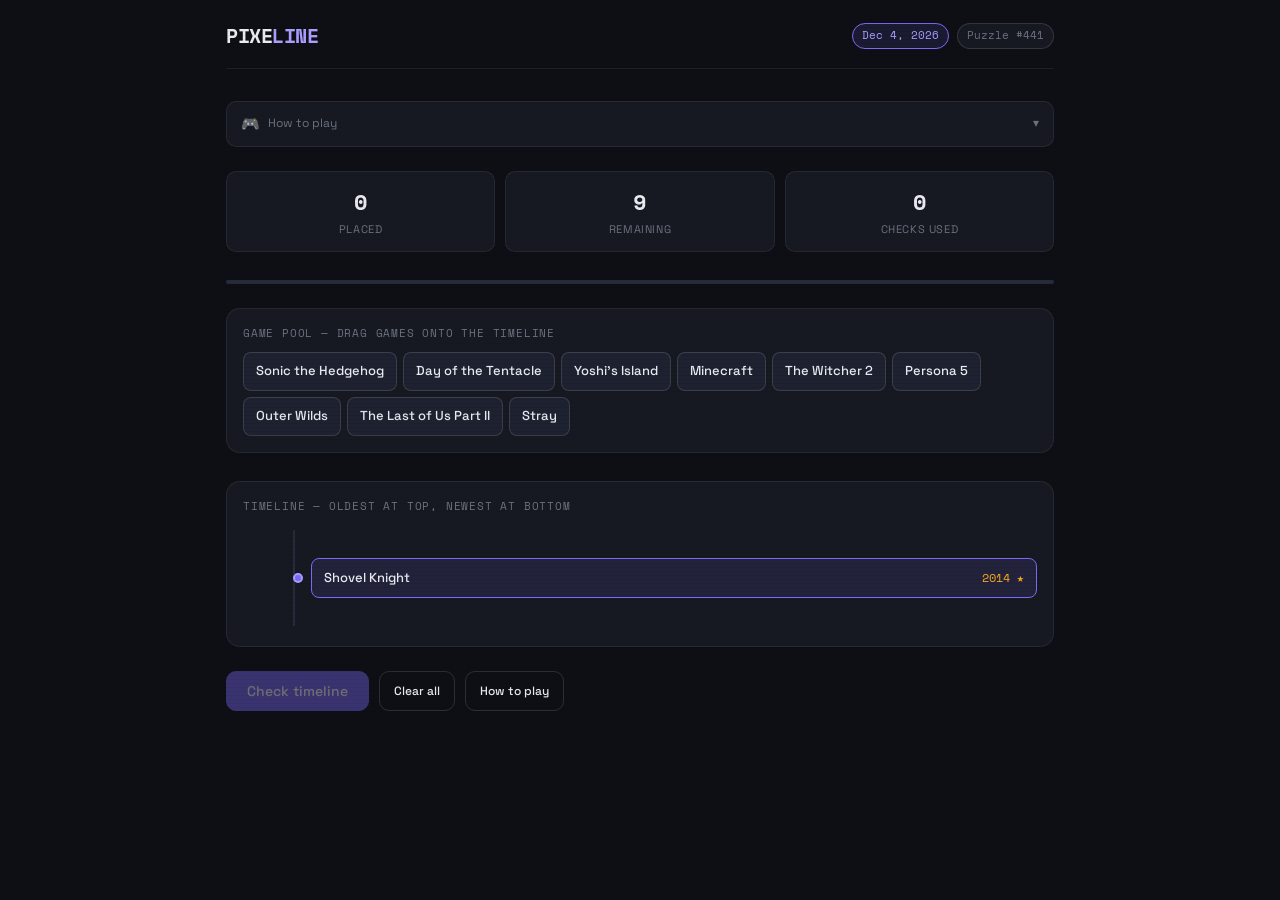
<file: pixeline.html>
<!DOCTYPE html>
<html lang="en">
<head>
<meta charset="UTF-8">
<meta name="viewport" content="width=device-width, initial-scale=1.0">
<title>Pixelnology — Daily Game Timeline</title>
<link rel="preconnect" href="https://fonts.googleapis.com">
<link href="https://fonts.googleapis.com/css2?family=Space+Grotesk:wght@400;500;600&family=Space+Mono:wght@400;700&display=swap" rel="stylesheet">
<style>
  :root {
    --bg: #0d0f14;
    --surface: #161921;
    --surface2: #1e2230;
    --surface3: #252b3b;
    --border: rgba(255,255,255,0.07);
    --border-md: rgba(255,255,255,0.13);
    --border-hi: rgba(255,255,255,0.22);
    --text: #e8eaf0;
    --text-muted: #6b7280;
    --text-dim: #9ca3af;
    --accent: #7c6af7;
    --accent-light: #a89eff;
    --accent-bg: rgba(124,106,247,0.12);
    --green: #22c77a;
    --green-bg: rgba(34,199,122,0.1);
    --red: #f0566b;
    --red-bg: rgba(240,86,107,0.1);
    --amber: #f5a623;
    --amber-bg: rgba(245,166,35,0.1);
    --mono: 'Space Mono', monospace;
    --sans: 'Space Grotesk', sans-serif;
    --radius: 10px;
    --radius-lg: 14px;
  }
  * { box-sizing: border-box; margin: 0; padding: 0; }
  html { scroll-behavior: smooth; }
  body {
    background: var(--bg);
    color: var(--text);
    font-family: var(--sans);
    min-height: 100vh;
    font-size: 15px;
    line-height: 1.6;
  }

  /* ── LAYOUT ── */
  .page { max-width: 860px; margin: 0 auto; padding: 0 1rem 4rem; }

  /* ── HEADER ── */
  .site-header {
    display: flex; align-items: center; justify-content: space-between;
    padding: 1.25rem 0 1rem;
    border-bottom: 1px solid var(--border);
    margin-bottom: 2rem;
  }
  .logo {
    font-family: var(--mono);
    font-size: 20px;
    font-weight: 700;
    color: var(--text);
    letter-spacing: -0.5px;
  }
  .logo span { color: var(--accent-light); }
  .header-meta { display: flex; gap: 8px; align-items: center; }
  .pill {
    font-size: 11px;
    font-family: var(--mono);
    padding: 3px 9px;
    border-radius: 20px;
    border: 1px solid var(--border-md);
    color: var(--text-muted);
    background: var(--surface);
  }
  .pill.accent { color: var(--accent-light); border-color: var(--accent); background: var(--accent-bg); }

  /* ── HOW TO PLAY ── */
  .how-bar {
    background: var(--surface);
    border: 1px solid var(--border);
    border-radius: var(--radius);
    padding: 10px 14px;
    font-size: 12px;
    color: var(--text-muted);
    margin-bottom: 1.5rem;
    display: flex;
    align-items: center;
    gap: 8px;
    cursor: pointer;
    user-select: none;
  }
  .how-bar:hover { border-color: var(--border-md); }
  .how-bar .how-icon { font-size: 15px; }
  .how-arrow { margin-left: auto; transition: transform 0.2s; }
  .how-arrow.open { transform: rotate(180deg); }
  .how-content {
    background: var(--surface);
    border: 1px solid var(--border);
    border-top: none;
    border-radius: 0 0 var(--radius) var(--radius);
    padding: 1rem 1.25rem;
    margin-top: -12px;
    margin-bottom: 1.5rem;
    display: none;
    font-size: 13px;
    color: var(--text-dim);
    line-height: 1.8;
  }
  .how-content.open { display: block; }
  .how-content ol { padding-left: 1.2rem; }
  .how-content li { margin-bottom: 4px; }
  .how-content strong { color: var(--text); }

  /* ── STATS ROW ── */
  .stats-row {
    display: grid;
    grid-template-columns: repeat(3, 1fr);
    gap: 10px;
    margin-bottom: 1.75rem;
  }
  .stat-card {
    background: var(--surface);
    border: 1px solid var(--border);
    border-radius: var(--radius);
    padding: 12px 14px;
    text-align: center;
  }
  .stat-val { font-family: var(--mono); font-size: 22px; font-weight: 700; color: var(--text); }
  .stat-lbl { font-size: 11px; color: var(--text-muted); margin-top: 2px; text-transform: uppercase; letter-spacing: 0.6px; }

  /* ── GAME POOL ── */
  .section-label {
    font-size: 11px;
    text-transform: uppercase;
    letter-spacing: 0.8px;
    color: var(--text-muted);
    margin-bottom: 10px;
    font-family: var(--mono);
  }
  .pool-area {
    background: var(--surface);
    border: 1px solid var(--border);
    border-radius: var(--radius-lg);
    padding: 1rem;
    margin-bottom: 1.75rem;
  }
  .pool-grid {
    display: flex;
    flex-wrap: wrap;
    gap: 6px;
  }
  .pool-card {
    background: var(--surface2);
    border: 1px solid var(--border-md);
    border-radius: 8px;
    padding: 8px 12px;
    cursor: grab;
    transition: border-color 0.12s, background 0.12s, transform 0.1s;
    user-select: none;
    position: relative;
  }
  .pool-card:active { cursor: grabbing; }
  .pool-card:hover { border-color: var(--border-hi); background: var(--surface3); }
  .pool-card.placed { opacity: 0.35; cursor: default; pointer-events: none; }
  .pool-card.dragging { opacity: 0.35; cursor: grabbing; }
  .pool-card.placed:hover { border-color: var(--border-md); background: var(--surface2); }
  .pool-card .pc-title { font-size: 13px; font-weight: 500; color: var(--text); }
  .pool-card .pc-platform { font-size: 11px; color: var(--text-muted); margin-top: 1px; }
  .pool-card .pc-check {
    position: absolute;
    top: 4px; right: 5px;
    font-size: 10px;
    color: var(--green);
    display: none;
  }
  .pool-card.placed .pc-check { display: block; }

  /* ── TIMELINE ── */
  .timeline-area {
    background: var(--surface);
    border: 1px solid var(--border);
    border-radius: var(--radius-lg);
    padding: 1rem 1rem 1.25rem;
    margin-bottom: 1.5rem;
  }
  .timeline-track { position: relative; }
  .tl-spine {
    position: absolute;
    left: 50px;
    top: 0; bottom: 0;
    width: 2px;
    background: var(--surface3);
    border-radius: 2px;
  }
  .tl-items { display: flex; flex-direction: column; gap: 0; position: relative; }

  /* Slot between items */
  .tl-gap {
    display: flex;
    align-items: center;
    height: 28px;
    position: relative;
  }
  .tl-gap-line {
    position: absolute;
    left: 50px;
    width: 2px;
    height: 100%;
    background: var(--surface3);
  }
  .tl-drop-zone {
    margin-left: 66px;
    flex: 1;
    height: 10px;
    border-radius: 5px;
    transition: height 0.12s, background 0.12s, border-color 0.12s;
    border: 1.5px dashed transparent;
    box-sizing: border-box;
  }
  .tl-drop-zone.drag-over {
    height: 40px;
    border-color: var(--accent);
    background: var(--accent-bg);
  }

  /* Placed item row */
  .tl-item {
    display: flex;
    align-items: center;
    gap: 0;
    position: relative;
  }
  .tl-year-col {
    width: 50px;
    text-align: right;
    padding-right: 12px;
    font-family: var(--mono);
    font-size: 11px;
    color: var(--text-muted);
    flex-shrink: 0;
    position: relative;
    z-index: 2;
  }
  .tl-dot {
    width: 10px; height: 10px;
    border-radius: 50%;
    background: var(--surface3);
    border: 2px solid var(--border-md);
    flex-shrink: 0;
    position: relative;
    z-index: 2;
    margin-right: 8px;
  }
  .tl-dot.anchor { background: var(--accent); border-color: var(--accent-light); }
  .tl-dot.correct { background: var(--green); border-color: var(--green); }
  .tl-dot.wrong { background: var(--red); border-color: var(--red); }

  .tl-card {
    flex: 1;
    background: var(--surface2);
    border: 1px solid var(--border);
    border-radius: 8px;
    padding: 9px 12px;
    display: flex;
    align-items: center;
    justify-content: space-between;
    gap: 8px;
    min-width: 0;
    transition: border-color 0.15s;
    cursor: default;
  }
  .tl-card.removable { cursor: grab; }
  .tl-card.removable:active { cursor: grabbing; }
  .tl-card.removable:hover { border-color: var(--border-hi); }
  .tl-card.dragging { opacity: 0.35; }
  .tl-card.correct { border-color: var(--green); background: var(--green-bg); }
  .tl-card.wrong { border-color: var(--red); background: var(--red-bg); }
  .tl-card.anchor-card { border-color: var(--accent); background: var(--accent-bg); }
  .tl-card-left { min-width: 0; }
  .tl-card-title { font-size: 13px; font-weight: 500; color: var(--text); white-space: nowrap; overflow: hidden; text-overflow: ellipsis; }
  .tl-card-platform { font-size: 11px; color: var(--text-muted); }
  .tl-card-right { flex-shrink: 0; display: flex; align-items: center; gap: 8px; }
  .tl-card-year { font-family: var(--mono); font-size: 12px; }
  .tl-card-year.hidden { visibility: hidden; }
  .tl-card-year.green { color: var(--green); }
  .tl-card-year.red { color: var(--red); }
  .tl-card-year.amber { color: var(--amber); }
  .remove-btn {
    background: none;
    border: none;
    color: var(--text-muted);
    cursor: pointer;
    font-size: 15px;
    line-height: 1;
    padding: 2px 4px;
    border-radius: 4px;
    transition: color 0.1s, background 0.1s;
  }
  .remove-btn:hover { color: var(--red); background: var(--red-bg); }
  .tl-status-icon { font-size: 15px; }

  /* ── EMPTY SLOT PLACEHOLDER ── */
  .tl-empty {
    display: flex;
    align-items: center;
    gap: 0;
    opacity: 0.4;
  }

  /* ── ACTIONS ── */
  .actions-row {
    display: flex;
    gap: 10px;
    margin-bottom: 1.75rem;
    flex-wrap: wrap;
  }
  .btn {
    font-family: var(--sans);
    font-size: 14px;
    font-weight: 500;
    padding: 10px 20px;
    border-radius: var(--radius);
    border: 1px solid var(--border-md);
    cursor: pointer;
    transition: all 0.12s;
    background: var(--surface2);
    color: var(--text);
  }
  .btn:hover { background: var(--surface3); border-color: var(--border-hi); }
  .btn:active { transform: scale(0.97); }
  .btn-primary {
    background: var(--accent);
    border-color: var(--accent);
    color: #fff;
  }
  .btn-primary:hover { background: var(--accent-light); border-color: var(--accent-light); color: #0d0f14; }
  .btn-primary:disabled { opacity: 0.4; cursor: not-allowed; transform: none; }
  .btn-sm { font-size: 12px; padding: 6px 14px; }
  .btn-ghost { background: transparent; }

  /* ── MESSAGE BOX ── */
  .msg-box {
    border-radius: var(--radius);
    padding: 12px 16px;
    font-size: 13px;
    margin-bottom: 1.25rem;
    display: none;
    line-height: 1.6;
  }
  .msg-box.show { display: block; }
  .msg-box.success { background: var(--green-bg); border: 1px solid var(--green); color: var(--green); }
  .msg-box.error { background: var(--red-bg); border: 1px solid var(--red); color: var(--red); }
  .msg-box.info { background: var(--accent-bg); border: 1px solid var(--accent); color: var(--accent-light); }
  .msg-box.warning { background: var(--amber-bg); border: 1px solid var(--amber); color: var(--amber); }
  .msg-box strong { font-weight: 600; }

  /* ── END SCREEN ── */
  #end-screen { display: none; }
  .end-card {
    background: var(--surface);
    border: 1px solid var(--border-md);
    border-radius: var(--radius-lg);
    padding: 2rem;
    text-align: center;
  }
  .end-emoji { font-size: 48px; margin-bottom: 12px; }
  .end-score { font-family: var(--mono); font-size: 52px; font-weight: 700; color: var(--text); }
  .end-score-sub { font-size: 14px; color: var(--text-muted); margin-bottom: 1.5rem; }
  .end-breakdown {
    background: var(--surface2);
    border-radius: var(--radius);
    padding: 1rem;
    margin-bottom: 1.5rem;
    text-align: left;
  }
  .end-row {
    display: flex;
    justify-content: space-between;
    align-items: center;
    font-size: 13px;
    padding: 5px 0;
    border-bottom: 1px solid var(--border);
  }
  .end-row:last-child { border-bottom: none; }
  .end-row .er-title { color: var(--text-dim); }
  .end-row .er-year { font-family: var(--mono); font-size: 12px; }
  .end-row .er-status { font-size: 13px; }
  .share-row { display: flex; gap: 10px; justify-content: center; flex-wrap: wrap; }
  .copy-confirm { font-size: 12px; color: var(--green); margin-top: 8px; min-height: 18px; }

  /* ── PROGRESS BAR ── */
  .progress-bar-wrap {
    background: var(--surface3);
    border-radius: 20px;
    height: 4px;
    margin-bottom: 1.5rem;
    overflow: hidden;
  }
  .progress-bar-fill {
    height: 100%;
    background: var(--accent);
    border-radius: 20px;
    transition: width 0.3s ease;
  }

  /* ── DRAG FEEDBACK ── */
  .dragging { opacity: 0.5; }
  .drag-over .tl-insert-btn { border-color: var(--accent); color: var(--accent-light); background: var(--accent-bg); }

  /* ── MOBILE ── */
  @media (max-width: 560px) {
    .stats-row { grid-template-columns: repeat(3, 1fr); gap: 6px; }
    .stat-val { font-size: 18px; }
    .site-header { flex-wrap: wrap; gap: 8px; }
    .actions-row { flex-direction: column; }
    .btn { width: 100%; text-align: center; }
    .end-card { padding: 1.25rem; }
  }

  /* ── SCANLINE OVERLAY ── */
  body::after {
    content: '';
    position: fixed;
    inset: 0;
    background: repeating-linear-gradient(
      to bottom,
      transparent,
      transparent 3px,
      rgba(0,0,0,0.04) 3px,
      rgba(0,0,0,0.04) 4px
    );
    pointer-events: none;
    z-index: 9999;
  }
</style>
</head>
<body>
<div class="page">

  <!-- HEADER -->
  <header class="site-header">
    <div class="logo">PIXE<span>LINE</span></div>
    <div class="header-meta">
      <div class="pill accent" id="date-pill"></div>
      <div class="pill" id="puzzle-pill"></div>
    </div>
  </header>

  <!-- HOW TO PLAY -->
  <div class="how-bar" id="how-toggle">
    <span class="how-icon">🎮</span>
    <span>How to play</span>
    <span class="how-arrow" id="how-arrow">▾</span>
  </div>
  <div class="how-content" id="how-content">
    <ol>
      <li><strong>Drag a game</strong> from the pool and drop it into a slot on the timeline. On mobile, press and hold to drag.</li>
      <li>One game is pre-placed as an anchor. Build the timeline around it in <strong>chronological order</strong> (oldest → newest, top to bottom).</li>
      <li>Place <strong>all games</strong> before checking — you won't get feedback until every slot is filled.</li>
      <li>Hit <strong>Check Timeline</strong>. You'll be told how many are wrong, but not which ones.</li>
      <li>Drag games to new spots and check again until every game is in the right place.</li>
      <li>Years are revealed only when <strong>every game is in the correct spot</strong>!</li>
    </ol>
  </div>

  <!-- STATS -->
  <div class="stats-row">
    <div class="stat-card">
      <div class="stat-val" id="stat-placed">0</div>
      <div class="stat-lbl">Placed</div>
    </div>
    <div class="stat-card">
      <div class="stat-val" id="stat-remaining">—</div>
      <div class="stat-lbl">Remaining</div>
    </div>
    <div class="stat-card">
      <div class="stat-val" id="stat-checks">0</div>
      <div class="stat-lbl">Checks used</div>
    </div>
  </div>

  <!-- MESSAGE -->
  <div class="msg-box" id="msg-box"></div>

  <!-- PROGRESS BAR -->
  <div class="progress-bar-wrap">
    <div class="progress-bar-fill" id="progress-fill" style="width:0%"></div>
  </div>

  <!-- GAME POOL -->
  <div class="pool-area" id="pool-area">
    <div class="section-label">Game pool — drag games onto the timeline</div>
    <div class="pool-grid" id="pool-grid"></div>
  </div>

  <!-- TIMELINE -->
  <div class="timeline-area">
    <div class="section-label" style="margin-bottom:14px;">Timeline — oldest at top, newest at bottom</div>
    <div class="timeline-track">
      <div class="tl-spine" id="tl-spine"></div>
      <div class="tl-items" id="tl-items"></div>
    </div>
  </div>

  <!-- ACTIONS -->
  <div class="actions-row">
    <button class="btn btn-primary" id="check-btn" disabled>Check timeline</button>
    <button class="btn btn-ghost btn-sm" id="clear-btn">Clear all</button>
    <button class="btn btn-ghost btn-sm" id="how-btn" onclick="document.getElementById('how-toggle').click()">How to play</button>
  </div>

  <!-- END SCREEN -->
  <div id="end-screen"></div>

</div>

<script>
// ═══════════════════════════════════════════════════════
// GAME DATABASE (150+ games)
// ═══════════════════════════════════════════════════════
const ALL_GAMES = [
  // 1970s
  {id:1,t:"Pong",p:"Arcade",y:1972},
  {id:2,t:"Space Invaders",p:"Arcade",y:1978},
  {id:3,t:"Asteroids",p:"Arcade",y:1979},
  // 1980s
  {id:4,t:"Pac-Man",p:"Arcade",y:1980},
  {id:5,t:"Donkey Kong",p:"Arcade",y:1981},
  {id:6,t:"Pitfall!",p:"Atari 2600",y:1982},
  {id:7,t:"Dragon's Lair",p:"Arcade",y:1983},
  {id:8,t:"Tetris",p:"PC",y:1984},
  {id:9,t:"Super Mario Bros.",p:"NES",y:1985},
  {id:10,t:"The Legend of Zelda",p:"NES",y:1986},
  {id:11,t:"Metroid",p:"NES",y:1986},
  {id:12,t:"Castlevania",p:"NES",y:1986},
  {id:13,t:"Mega Man",p:"NES",y:1987},
  {id:14,t:"Contra",p:"NES",y:1987},
  {id:15,t:"Final Fantasy",p:"NES",y:1987},
  {id:16,t:"Maniac Mansion",p:"PC",y:1987},
  {id:17,t:"Mega Man 2",p:"NES",y:1988},
  {id:18,t:"Bionic Commando",p:"NES",y:1988},
  {id:19,t:"SimCity",p:"PC",y:1989},
  {id:20,t:"Prince of Persia",p:"PC",y:1989},
  {id:21,t:"Phantasy Star II",p:"Mega Drive",y:1989},
  // 1990s
  {id:22,t:"Super Mario World",p:"SNES",y:1990},
  {id:23,t:"Final Fantasy IV",p:"SNES",y:1991},
  {id:24,t:"Sonic the Hedgehog",p:"Mega Drive",y:1991},
  {id:25,t:"Street Fighter II",p:"Arcade",y:1991},
  {id:26,t:"The Secret of Monkey Island",p:"PC",y:1990},
  {id:27,t:"Mortal Kombat",p:"Arcade",y:1992},
  {id:28,t:"Wolfenstein 3D",p:"PC",y:1992},
  {id:29,t:"Sonic the Hedgehog 2",p:"Mega Drive",y:1992},
  {id:30,t:"Super Mario Kart",p:"SNES",y:1992},
  {id:31,t:"Doom",p:"PC",y:1993},
  {id:32,t:"Star Fox",p:"SNES",y:1993},
  {id:33,t:"Secret of Mana",p:"SNES",y:1993},
  {id:34,t:"Day of the Tentacle",p:"PC",y:1993},
  {id:35,t:"Donkey Kong Country",p:"SNES",y:1994},
  {id:36,t:"Earthbound",p:"SNES",y:1994},
  {id:37,t:"System Shock",p:"PC",y:1994},
  {id:38,t:"Warcraft: Orcs & Humans",p:"PC",y:1994},
  {id:39,t:"Chrono Trigger",p:"SNES",y:1995},
  {id:40,t:"Yoshi's Island",p:"SNES",y:1995},
  {id:41,t:"Rayman",p:"PS1",y:1995},
  {id:42,t:"Super Mario 64",p:"N64",y:1996},
  {id:43,t:"Quake",p:"PC",y:1996},
  {id:44,t:"Crash Bandicoot",p:"PS1",y:1996},
  {id:45,t:"Diablo",p:"PC",y:1996},
  {id:46,t:"NiGHTS into Dreams",p:"Saturn",y:1996},
  {id:47,t:"Final Fantasy VII",p:"PS1",y:1997},
  {id:48,t:"GoldenEye 007",p:"N64",y:1997},
  {id:49,t:"Castlevania: Symphony of the Night",p:"PS1",y:1997},
  {id:50,t:"Fallout",p:"PC",y:1997},
  {id:51,t:"Star Wars: Jedi Knight",p:"PC",y:1997},
  {id:52,t:"The Legend of Zelda: Ocarina of Time",p:"N64",y:1998},
  {id:53,t:"Half-Life",p:"PC",y:1998},
  {id:54,t:"Metal Gear Solid",p:"PS1",y:1998},
  {id:55,t:"Banjo-Kazooie",p:"N64",y:1998},
  {id:56,t:"StarCraft",p:"PC",y:1998},
  {id:57,t:"Baldur's Gate",p:"PC",y:1998},
  {id:58,t:"Thief: The Dark Project",p:"PC",y:1998},
  {id:59,t:"Shenmue",p:"Dreamcast",y:1999},
  {id:60,t:"Tony Hawk's Pro Skater",p:"PS1",y:1999},
  {id:61,t:"Silent Hill",p:"PS1",y:1999},
  {id:62,t:"Planescape: Torment",p:"PC",y:1999},
  {id:63,t:"Quake III Arena",p:"PC",y:1999},
  // 2000s
  {id:64,t:"The Sims",p:"PC",y:2000},
  {id:65,t:"Deus Ex",p:"PC",y:2000},
  {id:66,t:"Majora's Mask",p:"N64",y:2000},
  {id:67,t:"Diablo II",p:"PC",y:2000},
  {id:68,t:"Halo: Combat Evolved",p:"Xbox",y:2001},
  {id:69,t:"Grand Theft Auto III",p:"PS2",y:2001},
  {id:70,t:"Max Payne",p:"PC",y:2001},
  {id:71,t:"Black & White",p:"PC",y:2001},
  {id:72,t:"Kingdom Hearts",p:"PS2",y:2002},
  {id:73,t:"Warcraft III: Reign of Chaos",p:"PC",y:2002},
  {id:74,t:"Metroid Prime",p:"GameCube",y:2002},
  {id:75,t:"Morrowind",p:"PC/Xbox",y:2002},
  {id:76,t:"Neverwinter Nights",p:"PC",y:2002},
  {id:77,t:"Star Wars: KotOR",p:"Xbox/PC",y:2003},
  {id:78,t:"Beyond Good & Evil",p:"PS2/Xbox",y:2003},
  {id:79,t:"Prince of Persia: Sands of Time",p:"PS2",y:2003},
  {id:80,t:"Splinter Cell",p:"Xbox/PC",y:2002},
  {id:81,t:"World of Warcraft",p:"PC",y:2004},
  {id:82,t:"Half-Life 2",p:"PC",y:2004},
  {id:83,t:"Fable",p:"Xbox",y:2004},
  {id:84,t:"Katamari Damacy",p:"PS2",y:2004},
  {id:85,t:"God of War",p:"PS2",y:2005},
  {id:86,t:"Shadow of the Colossus",p:"PS2",y:2005},
  {id:87,t:"Resident Evil 4",p:"GameCube",y:2005},
  {id:88,t:"Guitar Hero",p:"PS2",y:2005},
  {id:89,t:"The Elder Scrolls IV: Oblivion",p:"PC/Xbox 360",y:2006},
  {id:90,t:"Wii Sports",p:"Wii",y:2006},
  {id:91,t:"Gears of War",p:"Xbox 360",y:2006},
  {id:92,t:"Okami",p:"PS2",y:2006},
  {id:93,t:"BioShock",p:"Xbox 360/PC",y:2007},
  {id:94,t:"Mass Effect",p:"Xbox 360",y:2007},
  {id:95,t:"Portal",p:"PC",y:2007},
  {id:96,t:"Super Mario Galaxy",p:"Wii",y:2007},
  {id:97,t:"Halo 3",p:"Xbox 360",y:2007},
  {id:98,t:"Call of Duty 4: Modern Warfare",p:"Xbox 360/PS3",y:2007},
  {id:99,t:"Grand Theft Auto IV",p:"PS3/Xbox 360",y:2008},
  {id:100,t:"Left 4 Dead",p:"PC/Xbox 360",y:2008},
  {id:101,t:"Dead Space",p:"PS3/Xbox 360",y:2008},
  {id:102,t:"Fallout 3",p:"PC/PS3/Xbox 360",y:2008},
  {id:103,t:"Batman: Arkham Asylum",p:"PS3/Xbox 360",y:2009},
  {id:104,t:"Borderlands",p:"PS3/Xbox 360",y:2009},
  {id:105,t:"Demon's Souls",p:"PS3",y:2009},
  {id:106,t:"Dragon Age: Origins",p:"PC/PS3",y:2009},
  // 2010s
  {id:107,t:"Red Dead Redemption",p:"PS3/Xbox 360",y:2010},
  {id:108,t:"Mass Effect 2",p:"PC/Xbox 360",y:2010},
  {id:109,t:"StarCraft II",p:"PC",y:2010},
  {id:110,t:"Minecraft",p:"PC",y:2011},
  {id:111,t:"The Elder Scrolls V: Skyrim",p:"PC/PS3",y:2011},
  {id:112,t:"Dark Souls",p:"PS3/Xbox 360",y:2011},
  {id:113,t:"Portal 2",p:"PC/PS3",y:2011},
  {id:114,t:"The Witcher 2",p:"PC",y:2011},
  {id:115,t:"Journey",p:"PS3",y:2012},
  {id:116,t:"Dishonored",p:"PC/PS3",y:2012},
  {id:117,t:"XCOM: Enemy Unknown",p:"PC/PS3",y:2012},
  {id:118,t:"Far Cry 3",p:"PC/PS3",y:2012},
  {id:119,t:"The Last of Us",p:"PS3",y:2013},
  {id:120,t:"Grand Theft Auto V",p:"PS3/Xbox 360",y:2013},
  {id:121,t:"BioShock Infinite",p:"PC/PS3",y:2013},
  {id:122,t:"Papers, Please",p:"PC",y:2013},
  {id:123,t:"Dark Souls II",p:"PS3/Xbox 360",y:2014},
  {id:124,t:"Shovel Knight",p:"PC/3DS",y:2014},
  {id:125,t:"Dragon Age: Inquisition",p:"PC/PS4",y:2014},
  {id:126,t:"Middle-earth: Shadow of Mordor",p:"PC/PS4",y:2014},
  {id:127,t:"The Witcher 3",p:"PC/PS4",y:2015},
  {id:128,t:"Bloodborne",p:"PS4",y:2015},
  {id:129,t:"Undertale",p:"PC",y:2015},
  {id:130,t:"Metal Gear Solid V",p:"PC/PS4",y:2015},
  {id:131,t:"Fallout 4",p:"PC/PS4",y:2015},
  {id:132,t:"Overwatch",p:"PC/PS4",y:2016},
  {id:133,t:"Dark Souls III",p:"PC/PS4",y:2016},
  {id:134,t:"Doom (2016)",p:"PC/PS4",y:2016},
  {id:135,t:"Titanfall 2",p:"PC/PS4",y:2016},
  {id:136,t:"The Legend of Zelda: Breath of the Wild",p:"Switch",y:2017},
  {id:137,t:"Hollow Knight",p:"PC",y:2017},
  {id:138,t:"Nier: Automata",p:"PC/PS4",y:2017},
  {id:139,t:"Persona 5",p:"PS4",y:2017},
  {id:140,t:"Cuphead",p:"PC/Xbox One",y:2017},
  {id:141,t:"Super Mario Odyssey",p:"Switch",y:2017},
  {id:142,t:"Red Dead Redemption 2",p:"PS4/Xbox One",y:2018},
  {id:143,t:"God of War (2018)",p:"PS4",y:2018},
  {id:144,t:"Return of the Obra Dinn",p:"PC",y:2018},
  {id:145,t:"Celeste",p:"PC/Switch",y:2018},
  {id:146,t:"Into the Breach",p:"PC",y:2018},
  {id:147,t:"Sekiro: Shadows Die Twice",p:"PC/PS4",y:2019},
  {id:148,t:"Death Stranding",p:"PS4",y:2019},
  {id:149,t:"Disco Elysium",p:"PC",y:2019},
  {id:150,t:"Outer Wilds",p:"PC/Xbox One",y:2019},
  {id:151,t:"Control",p:"PC/PS4",y:2019},
  // 2020s
  {id:152,t:"Hades",p:"PC/Switch",y:2020},
  {id:153,t:"Cyberpunk 2077",p:"PC/PS4",y:2020},
  {id:154,t:"Ghost of Tsushima",p:"PS4",y:2020},
  {id:155,t:"The Last of Us Part II",p:"PS4",y:2020},
  {id:156,t:"Ori and the Will of the Wisps",p:"PC/Xbox",y:2020},
  {id:157,t:"Returnal",p:"PS5",y:2021},
  {id:158,t:"Deathloop",p:"PS5/PC",y:2021},
  {id:159,t:"Metroid Dread",p:"Switch",y:2021},
  {id:160,t:"It Takes Two",p:"PC/PS5",y:2021},
  {id:161,t:"Elden Ring",p:"PC/PS5",y:2022},
  {id:162,t:"God of War: Ragnarök",p:"PS5",y:2022},
  {id:163,t:"Stray",p:"PC/PS5",y:2022},
  {id:164,t:"Tunic",p:"PC/Xbox",y:2022},
  {id:165,t:"Pentiment",p:"PC/Xbox",y:2022},
  {id:166,t:"Hogwarts Legacy",p:"PC/PS5",y:2023},
  {id:167,t:"Baldur's Gate 3",p:"PC/PS5",y:2023},
  {id:168,t:"Alan Wake 2",p:"PC/PS5",y:2023},
  {id:169,t:"Hi-Fi Rush",p:"PC/Xbox",y:2023},
  {id:170,t:"Armored Core VI",p:"PC/PS5",y:2023},
  {id:171,t:"Astro Bot",p:"PS5",y:2024},
  {id:172,t:"Metaphor: ReFantazio",p:"PC/PS5",y:2024},
  {id:173,t:"Balatro",p:"PC/Switch",y:2024},
  {id:174,t:"Black Myth: Wukong",p:"PC/PS5",y:2024},
  {id:175,t:"Elden Ring: Shadow of the Erdtree",p:"PC/PS5",y:2024},
];

// ═══════════════════════════════════════════════════════
// SEEDED RANDOM
// ═══════════════════════════════════════════════════════
function seededRand(seed) {
  let s = seed >>> 0;
  return () => {
    s = Math.imul(1664525, s) + 1013904223 >>> 0;
    return s / 4294967296;
  };
}

function getDailySeed() {
  const d = new Date();
  return (d.getFullYear() * 10000 + (d.getMonth() + 1) * 100 + d.getDate()) * 7 + 13;
}

function pickDailyGames(count = 10) {
  const rand = seededRand(getDailySeed());
  const pool = [...ALL_GAMES];
  const picked = [];
  while (picked.length < count) {
    const idx = Math.floor(rand() * pool.length);
    picked.push(pool.splice(idx, 1)[0]);
  }
  return picked.sort((a, b) => a.y - b.y);
}

// ═══════════════════════════════════════════════════════
// STATE
// ═══════════════════════════════════════════════════════
const DAILY_COUNT = 10;
let allGames = pickDailyGames(DAILY_COUNT);
let anchorGame = allGames[Math.floor(allGames.length / 2)];
let poolGames = allGames.filter(g => g.id !== anchorGame.id);

// timeline = array of {game, position} objects or null slots
// We represent the timeline as an ordered array of placed items
// Each entry: {game: {...}} | null (empty gap)
let timeline = [{ game: anchorGame, locked: true }];
let checksUsed = 0;
let gameWon = false;

// ═══════════════════════════════════════════════════════
// INIT
// ═══════════════════════════════════════════════════════
function init() {
  const d = new Date();
  document.getElementById('date-pill').textContent =
    d.toLocaleDateString('en-US', { month: 'short', day: 'numeric', year: 'numeric' });
  document.getElementById('puzzle-pill').textContent = `Puzzle #${getDailySeed() % 1000}`;

  document.getElementById('how-toggle').addEventListener('click', toggleHow);
  document.getElementById('check-btn').addEventListener('click', checkTimeline);
  document.getElementById('clear-btn').addEventListener('click', clearAll);

  render();
}

function toggleHow() {
  const c = document.getElementById('how-content');
  const a = document.getElementById('how-arrow');
  c.classList.toggle('open');
  a.classList.toggle('open');
}

// ═══════════════════════════════════════════════════════
// RENDER
// ═══════════════════════════════════════════════════════
function render() {
  renderPool();
  renderTimeline();
  renderStats();
  updateCheckBtn();
}

function renderPool() {
  const grid = document.getElementById('pool-grid');
  grid.innerHTML = '';
  poolGames.forEach(g => {
    const placed = timeline.some(t => t.game && t.game.id === g.id);
    const div = document.createElement('div');
    div.className = 'pool-card' + (placed ? ' placed' : '');
    div.innerHTML = `<div class="pc-check">✓</div><div class="pc-title">${g.t}</div>`;
    if (!placed) {
      div.draggable = true;
      div.addEventListener('dragstart', e => onDragStart(e, g, 'pool', null));
      div.addEventListener('dragend', onDragEnd);
      // Touch support
      div.addEventListener('touchstart', e => onTouchStart(e, g, 'pool', null), { passive: false });
    }
    grid.appendChild(div);
  });
}

function renderTimeline() {
  const container = document.getElementById('tl-items');
  container.innerHTML = '';
  container.appendChild(makeGap(0));
  timeline.forEach((entry, i) => {
    container.appendChild(makeItemRow(entry, i));
    container.appendChild(makeGap(i + 1));
  });
}

function makeGap(insertIdx) {
  const div = document.createElement('div');
  div.className = 'tl-gap';
  const line = document.createElement('div');
  line.className = 'tl-gap-line';
  div.appendChild(line);
  const zone = document.createElement('div');
  zone.className = 'tl-drop-zone';
  zone.dataset.insertIdx = insertIdx;
  zone.addEventListener('dragover', e => { e.preventDefault(); zone.classList.add('drag-over'); });
  zone.addEventListener('dragleave', () => zone.classList.remove('drag-over'));
  zone.addEventListener('drop', e => { e.preventDefault(); zone.classList.remove('drag-over'); dropAt(insertIdx); });
  div.appendChild(zone);
  return div;
}

function makeItemRow(entry, idx) {
  const row = document.createElement('div');
  row.className = 'tl-item';

  const yearCol = document.createElement('div');
  yearCol.className = 'tl-year-col';
  if (gameWon) {
    yearCol.textContent = entry.game.y;
    yearCol.style.color = entry.correct === false ? 'var(--red)' : 'var(--text-muted)';
  }
  row.appendChild(yearCol);

  const dot = document.createElement('div');
  dot.className = 'tl-dot' +
    (entry.locked ? ' anchor' : '') +
    (gameWon && entry.correct === true ? ' correct' : '') +
    (gameWon && entry.correct === false ? ' wrong' : '');
  row.appendChild(dot);

  const card = document.createElement('div');
  card.className = 'tl-card' +
    (entry.locked ? ' anchor-card' : '') +
    (!entry.locked && !gameWon ? ' removable' : '') +
    (gameWon && entry.correct === true ? ' correct' : '') +
    (gameWon && entry.correct === false ? ' wrong' : '');

  const left = document.createElement('div');
  left.className = 'tl-card-left';
  left.innerHTML = `<div class="tl-card-title">${entry.game.t}</div>`;

  const right = document.createElement('div');
  right.className = 'tl-card-right';

  if (entry.locked) {
    const yr = document.createElement('div');
    yr.className = 'tl-card-year amber';
    yr.textContent = entry.game.y + ' ★';
    right.appendChild(yr);
  } else if (gameWon) {
    const yr = document.createElement('div');
    yr.className = 'tl-card-year ' + (entry.correct ? 'green' : 'red');
    yr.textContent = entry.game.y;
    right.appendChild(yr);
    const icon = document.createElement('span');
    icon.className = 'tl-status-icon';
    icon.textContent = entry.correct ? '✓' : '✗';
    icon.style.color = entry.correct ? 'var(--green)' : 'var(--red)';
    right.appendChild(icon);
  } else {
    if (!entry.locked) {
      const rmBtn = document.createElement('button');
      rmBtn.className = 'remove-btn';
      rmBtn.textContent = '×';
      rmBtn.title = 'Remove from timeline';
      rmBtn.addEventListener('click', (e) => { e.stopPropagation(); removeGame(idx); });
      right.appendChild(rmBtn);
    }
  }

  card.appendChild(left);
  card.appendChild(right);
  row.appendChild(card);

  if (!entry.locked && !gameWon) {
    card.draggable = true;
    card.addEventListener('dragstart', e => onDragStart(e, entry.game, 'timeline', idx));
    card.addEventListener('dragend', onDragEnd);
    card.addEventListener('touchstart', e => onTouchStart(e, entry.game, 'timeline', idx), { passive: false });
  }

  return row;
}

// ═══════════════════════════════════════════════════════
// ACTIONS
// ═══════════════════════════════════════════════════════
function removeGame(idx) {
  if (timeline[idx].locked) return;
  timeline.splice(idx, 1);
  render();
}

function clearAll() {
  if (gameWon) return;
  timeline = [{ game: anchorGame, locked: true }];
  render();
}

function dropAt(insertIdx) {
  if (!dragState.game || gameWon) return;
  const g = dragState.game;
  // Remove from timeline if already there
  const existingIdx = timeline.findIndex(t => t.game && t.game.id === g.id);
  let adjusted = insertIdx;
  if (existingIdx !== -1) {
    timeline.splice(existingIdx, 1);
    if (existingIdx < insertIdx) adjusted--;
  }
  timeline.splice(adjusted, 0, { game: g, locked: false });
  // Clear previous check result for this game
  const entry = timeline.find(t => t.game.id === g.id);
  if (entry) delete entry.correct;
  dragState = {};
  render();
}

// ═══════════════════════════════════════════════════════
// DRAG — DESKTOP (HTML5 DnD)
// ═══════════════════════════════════════════════════════
let dragState = {};

function onDragStart(e, game, source, timelineIdx) {
  dragState = { game, source, timelineIdx };
  e.dataTransfer.effectAllowed = 'move';
  // Mark dragged element visually after a tick
  const el = e.currentTarget;
  setTimeout(() => el.classList.add('dragging'), 0);
}

function onDragEnd(e) {
  e.currentTarget.classList.remove('dragging');
}

// ═══════════════════════════════════════════════════════
// DRAG — TOUCH (mobile)
// ═══════════════════════════════════════════════════════
let touchState = {};

function onTouchStart(e, game, source, timelineIdx) {
  if (gameWon) return;
  e.preventDefault();
  const touch = e.touches[0];
  const el = e.currentTarget;
  dragState = { game, source, timelineIdx };

  // Clone for visual ghost
  const rect = el.getBoundingClientRect();
  const ghost = el.cloneNode(true);
  ghost.id = 'touch-ghost';
  ghost.style.cssText = `
    position: fixed; z-index: 9999; pointer-events: none; opacity: 0.85;
    width: ${rect.width}px; left: ${rect.left}px; top: ${rect.top}px;
    box-shadow: 0 8px 24px rgba(0,0,0,0.5);
    transition: none;
  `;
  document.body.appendChild(ghost);
  el.classList.add('dragging');
  touchState = { el, ghost, offsetX: touch.clientX - rect.left, offsetY: touch.clientY - rect.top, lastZone: null };

  document.addEventListener('touchmove', onTouchMove, { passive: false });
  document.addEventListener('touchend', onTouchEnd);
}

function onTouchMove(e) {
  e.preventDefault();
  const touch = e.touches[0];
  const { ghost, offsetX, offsetY, lastZone } = touchState;
  ghost.style.left = (touch.clientX - offsetX) + 'px';
  ghost.style.top = (touch.clientY - offsetY) + 'px';

  // Find drop zone under finger
  ghost.style.display = 'none';
  const target = document.elementFromPoint(touch.clientX, touch.clientY);
  ghost.style.display = '';
  const zone = target && target.closest('.tl-drop-zone');
  if (zone !== lastZone) {
    if (lastZone) lastZone.classList.remove('drag-over');
    if (zone) zone.classList.add('drag-over');
    touchState.lastZone = zone;
  }
}

function onTouchEnd(e) {
  document.removeEventListener('touchmove', onTouchMove);
  document.removeEventListener('touchend', onTouchEnd);
  const { el, ghost, lastZone } = touchState;
  if (ghost) ghost.remove();
  if (el) el.classList.remove('dragging');
  if (lastZone) {
    lastZone.classList.remove('drag-over');
    const idx = parseInt(lastZone.dataset.insertIdx, 10);
    if (!isNaN(idx)) dropAt(idx);
  }
  touchState = {};
}

function renderStats() {
  const placed = timeline.filter(t => !t.locked).length;
  const remaining = poolGames.length - placed;
  document.getElementById('stat-placed').textContent = placed;
  document.getElementById('stat-remaining').textContent = remaining;
  document.getElementById('stat-checks').textContent = checksUsed;
  const pct = (placed / poolGames.length) * 100;
  document.getElementById('progress-fill').style.width = pct + '%';
}

function updateCheckBtn() {
  const placed = timeline.filter(t => !t.locked).length;
  const btn = document.getElementById('check-btn');
  btn.disabled = placed < poolGames.length || gameWon;
}

// ═══════════════════════════════════════════════════════
// CHECK
// ═══════════════════════════════════════════════════════
function checkTimeline() {
  if (gameWon) return;
  checksUsed++;

  // Evaluate: a game is correct if its neighbors in the timeline have year <= game.year <= next.year
  let wrongCount = 0;
  timeline.forEach((entry, i) => {
    const prevYear = i > 0 ? timeline[i - 1].game.y : -Infinity;
    const nextYear = i < timeline.length - 1 ? timeline[i + 1].game.y : Infinity;
    entry.correct = entry.game.y >= prevYear && entry.game.y <= nextYear;
    if (!entry.locked && !entry.correct) wrongCount++;
  });

  if (wrongCount === 0) {
    gameWon = true;
    render();
    setTimeout(showEndScreen, 600);
    setMsg('', '');
  } else {
    const total = poolGames.length;
    const right = total - wrongCount;
    if (wrongCount === 1) {
      setMsg(`<strong>1 game</strong> is in the wrong spot. Find it and move it!`, 'error');
    } else {
      setMsg(`<strong>${wrongCount} games</strong> are in the wrong spots (${right}/${total} correct). Keep adjusting!`, 'warning');
    }
    render();
  }
}

// ═══════════════════════════════════════════════════════
// END SCREEN
// ═══════════════════════════════════════════════════════
function showEndScreen() {
  document.getElementById('end-screen').style.display = 'block';
  document.getElementById('end-screen').scrollIntoView({ behavior: 'smooth' });

  const stars = checksUsed === 1 ? '★★★' : checksUsed === 2 ? '★★☆' : checksUsed <= 4 ? '★☆☆' : '☆☆☆';
  const emoji = checksUsed === 1 ? '🏆' : checksUsed <= 3 ? '🎮' : '🕹️';
  const msg = checksUsed === 1 ? 'Perfect! First try!' : checksUsed <= 2 ? 'Excellent!' : checksUsed <= 4 ? 'Well done!' : 'Completed!';

  const breakdown = allGames.map(g => {
    const entry = timeline.find(t => t.game.id === g.id);
    const isAnchor = g.id === anchorGame.id;
    return `
      <div class="end-row">
        <div class="er-title">${g.t}</div>
        <div style="display:flex;align-items:center;gap:8px">
          <div class="er-year" style="color:var(--text-dim)">${g.y}</div>
          <div class="er-status">${isAnchor ? '<span style="color:var(--amber)">★</span>' : '<span style="color:var(--green)">✓</span>'}</div>
        </div>
      </div>
    `;
  }).join('');

  document.getElementById('end-screen').innerHTML = `
    <div class="end-card">
      <div class="end-emoji">${emoji}</div>
      <div class="end-score">${stars}</div>
      <div class="end-score-sub">${msg} &nbsp;·&nbsp; ${checksUsed} check${checksUsed !== 1 ? 's' : ''} used</div>
      <div class="end-breakdown">${breakdown}</div>
      <div class="share-row">
        <button class="btn btn-primary" onclick="copyShare()">Share result</button>
        <button class="btn" onclick="window.location.reload()">Play again (new seed)</button>
      </div>
      <div class="copy-confirm" id="copy-confirm"></div>
    </div>
  `;
}

function copyShare() {
  const d = new Date();
  const dateStr = d.toLocaleDateString('en-US', { month: 'short', day: 'numeric', year: 'numeric' });
  const stars = checksUsed === 1 ? '★★★' : checksUsed === 2 ? '★★☆' : checksUsed <= 4 ? '★☆☆' : '☆☆☆';
  const text = `Pixeline — ${dateStr}\n${stars}\n${checksUsed} check${checksUsed !== 1 ? 's' : ''} used\n\nCan you beat my score?`;
  navigator.clipboard.writeText(text).then(() => {
    const el = document.getElementById('copy-confirm');
    if (el) { el.textContent = 'Copied to clipboard!'; setTimeout(() => { el.textContent = ''; }, 2500); }
  });
}

window.copyShare = copyShare;

// ═══════════════════════════════════════════════════════
// UTILS
// ═══════════════════════════════════════════════════════
function setMsg(html, type) {
  const el = document.getElementById('msg-box');
  if (!html) { el.className = 'msg-box'; return; }
  el.className = 'msg-box show ' + (type || 'info');
  el.innerHTML = html;
}

// ═══════════════════════════════════════════════════════
// GO
// ═══════════════════════════════════════════════════════
init();
</script>
</body>
</html>
</file>
